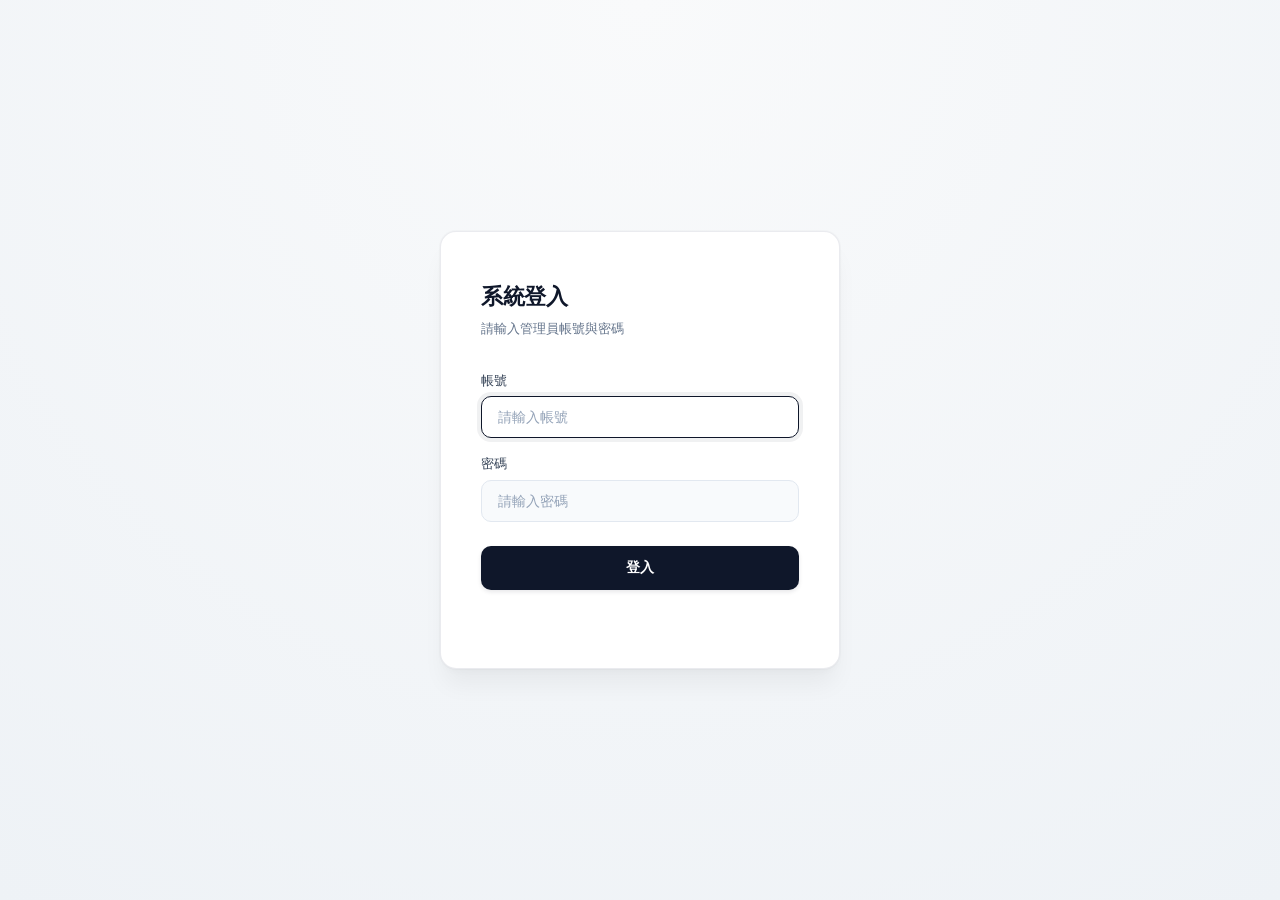
<file: manage.html>
<!doctype html>
<html lang="zh-TW">
  <head>
    <meta charset="UTF-8" />
    <meta name="viewport" content="width=device-width, initial-scale=1.0" />
    <title>管理後台 - 兵工廠管理系統</title>
    <link rel="stylesheet" href="https://jeremytseng12.github.io/2647WOSFOUNDRY/css/manage.css" />
    <link
      rel="icon"
      type="image/webp"
      href="https://jeremytseng12.github.io/2647WOSFOUNDRY/media/foundry.webp"
    />
  </head>
  <body>
    <!-- 登入驗證畫面 -->
    <div id="loginOverlay" class="login-container">
      <div class="login-card">
        <h2>系統登入</h2>
        <p class="login-subtitle">請輸入管理員帳號與密碼</p>
        <div class="form-group">
          <label>帳號</label>
          <input
            type="text"
            id="loginAccount"
            placeholder="請輸入帳號"
            autofocus
          />
        </div>
        <div class="form-group">
          <label>密碼</label>
          <input
            type="password"
            id="loginPasskey"
            placeholder="請輸入密碼"
            onkeydown="if (event.key === 'Enter') handleLogin();"
          />
        </div>
        <button class="btn-primary" onclick="handleLogin()">登入</button>
        <div id="loginError" class="error-text"></div>
      </div>
    </div>

    <!-- 主管理介面 -->
    <div id="mainApp" class="app-layout" style="display: none">
      <!-- 頂部黑色導覽列 -->
      <header class="top-navbar">
        <div class="nav-brand">兵工廠人員分配系統 3.0 - 管理後台</div>
        <div class="nav-user-info">
          <span id="userNameDisplay">使用者</span>
          <span id="userRoleBadge" class="role-tag">管理員</span>
          <button class="btn-text" onclick="handleLogout()">登出</button>
        </div>
      </header>

      <!-- 頁籤導覽 -->
      <nav class="sub-nav">
        <button class="tab-btn active" onclick="switchTab('dashboard', this)">
          系統總覽
        </button>
        <button class="tab-btn" onclick="switchTab('history', this)">歷史紀錄</button>
        <button class="tab-btn" onclick="switchTab('signup', this)">報名表單</button>
        <button class="tab-btn supreme-only" onclick="switchTab('users', this)">
          帳號管理
        </button>
        <button class="tab-btn supreme-only" onclick="switchTab('config', this)">
          系統設定
        </button>
        <a
          href="https://jeremytseng12.github.io/2647WOSFOUNDRY/"
          class="tab-link"
          target="_blank"
          >返回分配系統 ↗</a
        >
      </nav>

      <!-- 內容區域 -->
      <main class="content-container">
        <!-- 1. 系統總覽 (Dashboard) -->
        <section id="tabDashboard" class="tab-panel active">
          <h3>系統總覽</h3>
          <div class="stats-grid">
            <div class="stat-card">
              <div class="stat-title">分配紀錄總數</div>
              <div id="statTotalRecords" class="stat-value"></div>
            </div>
            <div class="stat-card">
              <div class="stat-title">系統帳號總數</div>
              <div id="statTotalUsers" class="stat-value"></div>
            </div>
            <div class="stat-card">
              <div class="stat-title">當前運作狀態</div>
              <div id="statSystemStatus" class="stat-value status-text-active">
                讀取資料中...
              </div>
            </div>
          </div>
        </section>

        <!-- 2. 歷史紀錄管理 -->
        <section id="tabHistory" class="tab-panel">
          <div class="panel-header">
            <h3>分配紀錄管理</h3>
            <button class="btn-secondary" onclick="loadHistoryData()">
              重新整理
            </button>
          </div>
          <div class="table-responsive">
            <table class="data-table">
              <thead>
                <tr>
                  <th>列號</th>
                  <th>發布時間</th>
                  <th>標題</th>
                  <th>軍團</th>
                  <th>發布者</th>
                  <th>狀態</th>
                  <th>操作</th>
                </tr>
              </thead>
              <tbody id="historyTableBody">
                <tr>
                  <td colspan="7" class="text-center">載入中...</td>
                </tr>
              </tbody>
            </table>
          </div>
        </section>

        <!-- 3. 報名表單管理 (新增分頁) -->
        <section id="tabSignup" class="tab-panel">
          <!-- 建立新場次表單 -->
          <div style="background: var(--bg-sub); border: 1px solid var(--border-color); border-radius: 6px; padding: 20px; margin-bottom: 24px;">
            <h3 style="margin-bottom: 6px;">建立新報名表單</h3>
            <p style="color: var(--text-muted); font-size: 13px; margin-bottom: 16px;">
              表單採用系統固定 6 題格式（暱稱、戰力上限 50000、軍團、出戰確定度、語音、備註），建立後報名頁將自動切換為最新場次。
            </p>
            <div style="display: grid; grid-template-columns: 1.5fr 1fr auto; gap: 12px; align-items: end;">
              <div class="form-group" style="margin-bottom: 0;">
                <label>場次標題</label>
                <input
                  type="text"
                  id="newFormTitle"
                  class="form-control"
                  placeholder="例：2026/12/06 兵工廠爭奪戰報名"
                />
              </div>
              <div class="form-group" style="margin-bottom: 0;">
                <label>報名截止日期與時間</label>
                <input
                  type="datetime-local"
                  id="newFormDeadline"
                  class="form-control"
                />
              </div>
              <button
                type="button"
                class="btn-primary"
                style="height: 41px;"
                onclick="createNewSignupForm()"
              >
                建立表單
              </button>
            </div>
          </div>

          <!-- 查看表單填寫情況與截止設定 -->
          <div class="panel-header" style="flex-wrap: wrap; gap: 12px;">
            <h3>查看表單填寫情況</h3>
            <div style="display: flex; gap: 8px; align-items: center; flex-wrap: wrap;">
              <select
                id="manageFormSelect"
                class="form-control"
                style="width: auto; min-width: 240px;"
                onchange="loadManageSignupDetails()"
              ></select>
              <button type="button" class="btn-secondary" onclick="loadManageSignupDetails()">
                重新整理
              </button>
              <button type="button" class="btn-primary" onclick="copySignupLink()">
                複製報名連結
              </button>
            </div>
          </div>

          <!-- 截止日期設定列 -->
          <div style="display: flex; flex-wrap: wrap; gap: 12px; align-items: center; background: var(--bg-sub); border: 1px solid var(--border-color); padding: 12px 16px; border-radius: 6px; margin-bottom: 16px;">
            <span style="font-weight: 600; font-size: 13px;">截止日期設定：</span>
            <input
              type="datetime-local"
              id="editFormDeadline"
              class="form-control"
              style="width: auto;"
            />
            <button type="button" class="btn-secondary" onclick="updateFormDeadline('active')">
              更新截止時間 / 開放
            </button>
            <button type="button" class="btn-danger" style="padding: 8px 14px; font-size: 13px;" onclick="updateFormDeadline('closed')">
              手動立即截止
            </button>
            <span id="manageFormStatusBadge" style="margin-left: auto; font-weight: 600; font-size: 13px;"></span>
          </div>

          <!-- 填寫統計摘要 -->
          <div id="manageSignupSummary" style="margin-bottom: 14px; font-size: 14px; color: var(--text-main);"></div>

          <!-- 填寫明細表 -->
          <div class="table-responsive">
            <table class="data-table">
              <thead>
                <tr>
                  <th>報名軍團</th>
                  <th>遊戲暱稱</th>
                  <th>戰力數值</th>
                  <th>出戰確定度</th>
                  <th>Discord 語音</th>
                  <th>備註</th>
                  <th>填寫時間</th>
                </tr>
              </thead>
              <tbody id="manageSignupTableBody">
                <tr>
                  <td colspan="7" class="text-center">載入中...</td>
                </tr>
              </tbody>
            </table>
          </div>
        </section>

        <!-- 4. 帳號管理 (最高管理員專屬) -->
        <section id="tabUsers" class="tab-panel supreme-only">
          <div class="panel-header">
            <h3>管理員名冊</h3>
            <button class="btn-primary" onclick="openUserModal()">
              新增帳號
            </button>
          </div>
          <div class="table-responsive">
            <table class="data-table">
              <thead>
                <tr>
                  <th>列號</th>
                  <th>帳號</th>
                  <th>密碼</th>
                  <th>顯示名稱</th>
                  <th>權限角色</th>
                  <th>狀態</th>
                  <th>建立時間</th>
                  <th>操作</th>
                </tr>
              </thead>
              <tbody id="usersTableBody">
                <tr>
                  <td colspan="8" class="text-center">載入中...</td>
                </tr>
              </tbody>
            </table>
          </div>
        </section>

        <!-- 5. 系統設定 (最高管理員專屬) -->
        <section id="tabConfig" class="tab-panel supreme-only">
          <h3>系統設定與公告</h3>
          <div class="config-card">
            <div class="form-group">
              <label>系統運作狀態</label>
              <select id="configSystemStatus" class="form-control">
                <option value="active">正常開放 (Active)</option>
                <option value="maintenance">系統維護中 (Maintenance)</option>
                <option value="offline">伺服器離線 (Offline)</option>
              </select>
            </div>
            <div class="form-group">
              <label>分配系統公告</label>
              <textarea
                id="configAnnouncement"
                class="form-control"
                rows="3"
                placeholder="請輸入公告內容..."
              ></textarea>
            </div>
            <button class="btn-primary" onclick="saveSystemConfig()">
              儲存設定
            </button>
          </div>
        </section>
      </main>
    </div>

    <!-- 新增帳號彈窗 -->
    <div id="userModal" class="modal-overlay" style="display: none">
      <div class="modal-card">
        <h3>新增管理員帳號</h3>
        <div class="form-group">
          <label>帳號</label>
          <input type="text" id="newAccount" class="form-control" />
        </div>
        <div class="form-group">
          <label>密碼</label>
          <input type="text" id="newPasskey" class="form-control" />
        </div>
        <div class="form-group">
          <label>顯示名稱</label>
          <input type="text" id="newDisplayName" class="form-control" />
        </div>
        <div class="form-group">
          <label>權限角色</label>
          <select id="newRole" class="form-control">
            <option value="manager">管理員</option>
            <option value="supreme">最高管理員</option>
          </select>
        </div>
        <div class="modal-actions">
          <button class="btn-secondary" onclick="closeUserModal()">取消</button>
          <button class="btn-primary" onclick="submitNewUser()">
            確認建立
          </button>
        </div>
      </div>
    </div>

    <script src="https://jeremytseng12.github.io/2647WOSFOUNDRY/js/manage.js"></script>
  </body>
</html>
</file>
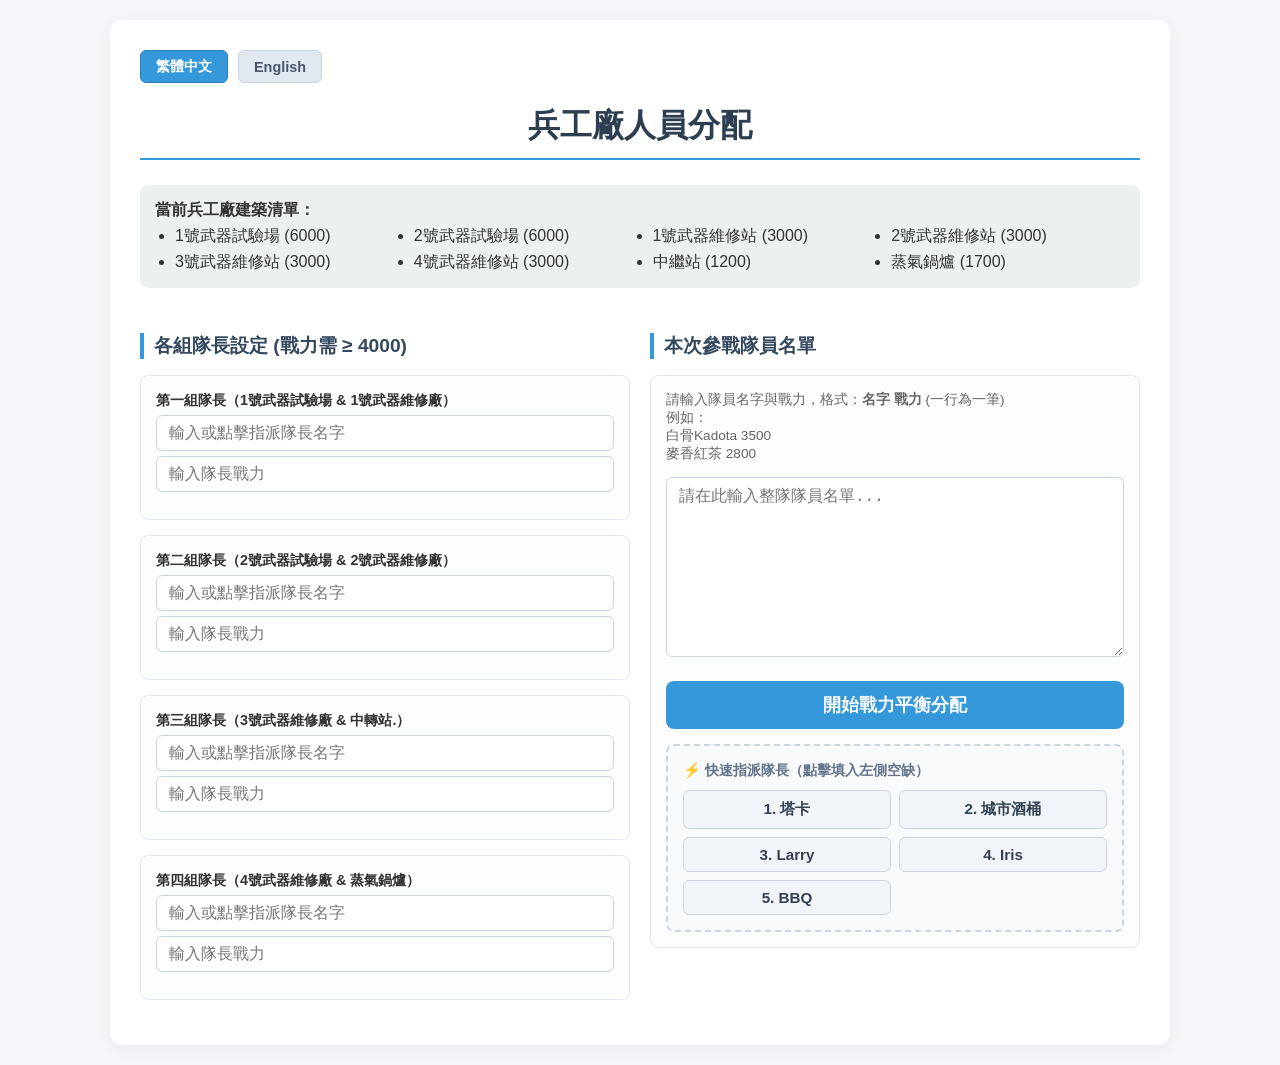
<file: old.html>
<!doctype html>
<html lang="zh-TW">
  <head>
    <meta charset="UTF-8" />
    <meta name="viewport" content="width=device-width, initial-scale=1.0" />
    <title>兵工廠人員分配</title>
    <style>
      body {
        font-family:
          "Helvetica Neue", Helvetica, Arial, "Microsoft JhengHei", sans-serif;
        background-color: #f4f6f9;
        color: #333;
        margin: 0;
        padding: 20px;
      }
      .container {
        max-width: 1000px;
        margin: 0 auto;
        background: #fff;
        padding: 30px;
        border-radius: 12px;
        box-shadow: 0 4px 15px rgba(0, 0, 0, 0.05);
      }
      .lang-switch-top {
        display: flex;
        gap: 10px;
        margin-bottom: 20px;
      }
      .btn-lang {
        background-color: #e2e8f0;
        color: #475569;
        border: 1px solid #cbd5e1;
        padding: 6px 15px;
        font-size: 0.9rem;
        font-weight: bold;
        border-radius: 6px;
        cursor: pointer;
      }
      .btn-lang.active {
        background-color: #3498db;
        color: white;
        border-color: #2980b9;
      }
      h1 {
        text-align: center;
        color: #2c3e50;
        margin-bottom: 25px;
        border-bottom: 2px solid #3498db;
        padding-bottom: 10px;
      }
      h2 {
        color: #34495e;
        font-size: 1.2rem;
        margin-top: 20px;
        border-left: 4px solid #3498db;
        padding-left: 10px;
      }
      .info-box {
        background-color: #ecf0f1;
        padding: 15px;
        border-radius: 8px;
        margin-bottom: 25px;
      }
      .info-box ul {
        margin: 5px 0 0 0;
        padding-left: 20px;
        display: grid;
        grid-template-columns: repeat(auto-fit, minmax(200px, 1fr));
        gap: 5px;
      }
      .grid-2 {
        display: grid;
        grid-template-columns: 1fr 1fr;
        gap: 20px;
      }
      @media (max-width: 768px) {
        .grid-2 {
          grid-template-columns: 1fr;
        }
      }
      .card {
        background: #fdfdfd;
        border: 1px solid #e2e8f0;
        padding: 15px;
        border-radius: 8px;
        margin-bottom: 15px;
      }
      .form-group {
        margin-bottom: 12px;
      }
      label {
        display: block;
        margin-bottom: 5px;
        font-weight: bold;
        font-size: 0.9rem;
      }
      input[type="text"],
      input[type="number"],
      textarea {
        width: 100%;
        padding: 8px 12px;
        border: 1px solid #cbd5e1;
        border-radius: 6px;
        box-sizing: border-box;
        font-size: 1rem;
      }
      textarea {
        height: 180px;
        resize: vertical;
      }
      .btn {
        display: block;
        width: 100%;
        background-color: #3498db;
        color: white;
        border: none;
        padding: 12px;
        font-size: 1.1rem;
        font-weight: bold;
        border-radius: 8px;
        cursor: pointer;
        margin-top: 20px;
        transition: background 0.2s;
      }
      .btn:hover {
        background-color: #2980b9;
      }

      .quick-assign-box {
        margin-top: 15px;
        padding: 15px;
        background-color: #f8fafc;
        border: 2px dashed #cbd5e1;
        border-radius: 8px;
      }
      .quick-assign-title {
        font-size: 0.9rem;
        font-weight: bold;
        color: #64748b;
        margin-bottom: 10px;
      }
      .quick-btn-grid {
        display: grid;
        grid-template-columns: repeat(2, 1fr);
        gap: 8px;
      }
      .btn-assign {
        background-color: #f1f5f9;
        color: #334155;
        border: 1px solid #cbd5e1;
        padding: 8px;
        font-size: 0.95rem;
        font-weight: bold;
        border-radius: 6px;
        cursor: pointer;
        transition: all 0.2s;
      }
      .btn-assign:hover {
        background-color: #e2e8f0;
        border-color: #94a3b8;
      }

      .btn-copy {
        background-color: #2ecc71;
        margin-top: 5px;
        margin-bottom: 10px;
      }
      .btn-copy:hover {
        background-color: #27ae60;
      }
      .error {
        color: #e74c3c;
        background: #fadbd8;
        padding: 10px;
        border-radius: 6px;
        margin-top: 15px;
        display: none;
        font-weight: bold;
      }
      .summary-box {
        background-color: #e8f4fd;
        border: 1px solid #bee3f8;
        padding: 15px;
        border-radius: 8px;
        margin-top: 20px;
      }
      .summary-box p {
        margin: 5px 0;
        font-size: 1rem;
      }
      .copy-textarea {
        width: 100%;
        height: 180px;
        font-family: monospace;
        background-color: #fafafa;
        margin-top: 10px;
        padding: 10px;
        border: 1px solid #cbd5e1;
        border-radius: 6px;
        font-size: 1rem;
        line-height: 1.6;
      }

      /* 建築物卡片樣式 */
      .building-grid {
        display: grid;
        grid-template-columns: repeat(auto-fit, minmax(220px, 1fr));
        gap: 15px;
        margin-top: 20px;
      }
      .building-card {
        background: #fff;
        border: 2px solid #cbd5e1;
        border-radius: 8px;
        padding: 15px;
        min-height: 150px;
        transition:
          background-color 0.2s,
          border-color 0.2s;
      }
      .b-group-0 {
        border-top: 5px solid #e67e22;
      }
      .b-group-1 {
        border-top: 5px solid #9b59b6;
      }
      .b-group-2 {
        border-top: 5px solid #1abc9c;
      }
      .b-group-3 {
        border-top: 5px solid #34495e;
      }

      .building-card.drag-over {
        background-color: #f0fdf4;
        border-color: #22c55e;
      }

      .building-title {
        font-weight: bold;
        font-size: 1rem;
        color: #1e293b;
        margin-bottom: 4px;
      }
      .building-power {
        font-size: 0.85rem;
        color: #64748b;
        margin-bottom: 12px;
        padding-bottom: 6px;
        border-bottom: 1px solid #e2e8f0;
      }
      .drop-zone {
        min-height: 80px;
      }

      /* 可拖曳人員標籤 */
      .player-tag {
        background-color: #f8fafc;
        border: 1px solid #e2e8f0;
        padding: 6px 10px;
        margin-bottom: 6px;
        border-radius: 6px;
        cursor: grab;
        display: flex;
        justify-content: space-between;
        align-items: center;
        font-size: 0.95rem;
        user-select: none;
        box-shadow: 0 1px 3px rgba(0, 0, 0, 0.02);
        transition: transform 0.1s;
      }
      .player-tag:active {
        cursor: grabbing;
        transform: scale(0.98);
      }
      .player-tag.is-leader {
        border-left: 4px solid #f1c40f;
        background-color: #fffbeb;
      }
      .tag-leader-label {
        background: #f1c40f;
        color: #333;
        font-size: 0.75rem;
        padding: 1px 4px;
        border-radius: 3px;
        font-weight: bold;
        margin-right: 5px;
      }
    </style>
  </head>
  <body>
    <div class="container">
      <div class="lang-switch-top">
        <button
          id="btnLangZht"
          class="btn-lang active"
          onclick="changeLanguage('zht')"
        >
          繁體中文
        </button>
        <button id="btnLangEn" class="btn-lang" onclick="changeLanguage('en')">
          English
        </button>
      </div>

      <h1 id="uiMainTitle">兵工廠人員分配</h1>

      <div class="info-box">
        <strong id="uiInfoTitle">當前兵工廠建築清單：</strong>
        <ul id="uiInfoList">
          <li>1號武器試驗場 (6000)</li>
          <li>2號武器試驗場 (6000)</li>
          <li>1號武器維修站 (3000)</li>
          <li>2號武器維修站 (3000)</li>
          <li>3號武器維修站 (3000)</li>
          <li>4號武器維修站 (3000)</li>
          <li>中繼站 (1200)</li>
          <li>蒸氣鍋爐 (1700)</li>
        </ul>
      </div>

      <div id="errorMessage" class="error"></div>

      <div class="grid-2">
        <div>
          <h2 id="uiLeaderTitle">各組隊長設定 (戰力需 ≥ 4000)</h2>

          <div class="card">
            <div class="form-group">
              <label id="uiLabelG0"
                >第一組隊長（1號武器試驗場 & 1號武器維修廠）</label
              >
              <input
                type="text"
                id="leaderName0"
                placeholder="輸入或點擊指派隊長名字"
              />
              <input
                type="number"
                id="leaderPower0"
                placeholder="輸入隊長戰力"
                style="margin-top: 5px"
              />
            </div>
          </div>

          <div class="card">
            <div class="form-group">
              <label id="uiLabelG1"
                >第二組隊長（2號武器試驗場 & 2號武器維修廠）</label
              >
              <input
                type="text"
                id="leaderName1"
                placeholder="輸入或點擊指派隊長名字"
              />
              <input
                type="number"
                id="leaderPower1"
                placeholder="輸入隊長戰力"
                style="margin-top: 5px"
              />
            </div>
          </div>

          <div class="card">
            <div class="form-group">
              <label id="uiLabelG2"
                >第三組隊長（3號武器維修廠 & 中轉站.）</label
              >
              <input
                type="text"
                id="leaderName2"
                placeholder="輸入或點擊指派隊長名字"
              />
              <input
                type="number"
                id="leaderPower2"
                placeholder="輸入隊長戰力"
                style="margin-top: 5px"
              />
            </div>
          </div>

          <div class="card">
            <div class="form-group">
              <label id="uiLabelG3"
                >第四組隊長（4號武器維修廠 & 蒸氣鍋爐）</label
              >
              <input
                type="text"
                id="leaderName3"
                placeholder="輸入或點擊指派隊長名字"
              />
              <input
                type="number"
                id="leaderPower3"
                placeholder="輸入隊長戰力"
                style="margin-top: 5px"
              />
            </div>
          </div>
        </div>

        <div>
          <h2 id="uiMemberTitle">本次參戰隊員名單</h2>
          <div class="card">
            <p
              id="uiMemberDesc"
              style="font-size: 0.85rem; color: #666; margin-top: 0"
            >
              請輸入隊員名字與戰力，格式：<strong>名字 戰力</strong>
              (一行為一筆)<br />
              例如：<br />白骨Kadota 3500<br />麥香紅茶 2800
            </p>
            <textarea
              id="memberInput"
              placeholder="請在此輸入整隊隊員名單..."
            ></textarea>
            <button
              id="btnDistribute"
              class="btn"
              onclick="distributeMembers()"
            >
              開始戰力平衡分配
            </button>

            <div class="quick-assign-box">
              <div id="uiQuickTitle" class="quick-assign-title">
                ⚡ 快速指派隊長（點擊填入左側空缺）
              </div>
              <div class="quick-btn-grid">
                <button class="btn-assign" onclick="quickAssignLeader('塔卡')">
                  1. 塔卡
                </button>
                <button
                  class="btn-assign"
                  onclick="quickAssignLeader('城市酒桶')"
                >
                  2. 城市酒桶
                </button>
                <button class="btn-assign" onclick="quickAssignLeader('Larry')">
                  3. Larry
                </button>
                <button class="btn-assign" onclick="quickAssignLeader('Iris')">
                  4. Iris
                </button>
                <button class="btn-assign" onclick="quickAssignLeader('BBQ')">
                  5. BBQ
                </button>
              </div>
            </div>
          </div>
        </div>
      </div>

      <div id="resultSection" style="display: none; margin-top: 30px">
        <hr
          style="border: 0; border-top: 1px solid #cbd5e1; margin-bottom: 20px"
        />

        <h2 id="uiSummaryTitle">📊 數據總計</h2>
        <div class="summary-box" id="summaryBox"></div>

        <h2 id="uiCopyTitle">📋 分配後的人員清單 (可直接複製)</h2>
        <button
          id="btnCopyText"
          class="btn btn-copy"
          onclick="copyTextOutput()"
        >
          點擊一鍵複製名單
        </button>
        <textarea id="copyTextarea" class="copy-textarea" readonly></textarea>

        <h2 id="uiTweakTitle">
          ⚡ 建築物人員微調區 (可直接滑鼠拖曳名字更換位置)
        </h2>
        <div class="building-grid" id="buildingGrid"></div>
      </div>
    </div>

    <script>
      // 語言字典檔
      const langPack = {
        zht: {
          mainTitle: "兵工廠人員分配",
          infoTitle: "當前兵工廠建築清單：",
          infoItems: [
            "1號武器試驗場 (6000)",
            "2號武器試驗場 (6000)",
            "1號武器維修站 (3000)",
            "2號武器維修站 (3000)",
            "3號武器維修站 (3000)",
            "4號武器維修站 (3000)",
            "中繼站 (1200)",
            "蒸氣鍋爐 (1700)",
          ],
          leaderTitle: "各組隊長設定 (戰力需 ≥ 4000)",
          labels: [
            "第一組隊長（1號武器試驗場 & 1號武器維修廠）",
            "第二組隊長（2號武器試驗場 & 2號武器維修廠）",
            "第三組隊長（3號武器維修廠 & 中轉站.）",
            "第四組隊長（4號武器維修廠 & 蒸氣鍋爐）",
          ],
          placeholders: {
            name: "輸入或點擊指派隊長名字",
            power: "輸入隊長戰力",
            list: "請在此輸入整隊隊員名單...",
          },
          memberTitle: "本次參戰隊員名單",
          memberDesc:
            "請輸入隊員名字與戰力，格式：<strong>名字 戰力</strong> (一行為一筆)<br>例如：<br>白骨Kadota 3500<br>麥香紅茶 2800",
          btnDistribute: "開始戰力平衡分配",
          quickTitle: "⚡ 快速指派隊長（點擊填入左側空缺）",
          summaryTitle: "📊 數據總計",
          copyTitle: "📋 分配後的人員清單 (可直接複製)",
          btnCopyText: "點擊一鍵複製名單",
          tweakTitle: "⚡ 建築物人員微調區 (可直接滑鼠拖曳名字更換位置)",
          summaryText: [
            "總參戰人數：",
            "人",
            "總體總戰力：",
            "每大組平均戰力：",
          ],
          buildingPower: "目前戰力：",
          leaderTag: "隊長",
          alertRepeat: "已經被指派為其中一組的隊長囉！",
          alertFull: "目前的 4 個組別皆已有隊長名字，無剩餘空缺。",
          alertSuccess: "名單已成功複製到剪貼簿！",
        },
        en: {
          mainTitle: "Arsenal Personnel Allocation",
          infoTitle: "Current Arsenal Buildings:",
          infoItems: [
            "Weapon Prototyping I (6000)",
            "Weapon Prototyping II (6000)",
            "Weapon Repair I (3000)",
            "Weapon Repair II (3000)",
            "Weapon Repair III (3000)",
            "Weapon Repair IV (3000)",
            "Transit Station (1200)",
            "Boiler Room (1700)",
          ],
          leaderTitle: "Leader Settings (Power ≥ 4000)",
          labels: [
            "Group 1 (Weapon Prototyping I & Weapon Repair I)",
            "Group 2 (Weapon Prototyping II & Weapon Repair II)",
            "Group 3 (Weapon Repair III & Transit Station)",
            "Group 4 (Weapon Repair IV & Boiler Room)",
          ],
          placeholders: {
            name: "Enter or click to assign leader",
            power: "Enter leader power",
            list: "Enter player roster here...",
          },
          memberTitle: "Player Roster",
          memberDesc:
            "Enter name and power, format: <strong>Name Power</strong> (one per line)<br>E.g.:<br>Kadota 3500<br>BlackTea 2800",
          btnDistribute: "Start Balance Allocation",
          quickTitle: "⚡ Quick Assign Leader (Click to fill empty slot below)",
          summaryTitle: "📊 Summary",
          copyTitle: "📋 Allocation Roster (Ready to copy)",
          btnCopyText: "Click to Copy Roster",
          tweakTitle:
            "⚡ Drag & Drop adjustment zone (Drag name tags to re-allocate)",
          summaryText: [
            "Total Players: ",
            " Players",
            "Total Power: ",
            "Average Power per Group: ",
          ],
          buildingPower: "Current Power: ",
          leaderTag: "Leader",
          alertRepeat: " has already been assigned as a leader!",
          alertFull: "All 4 groups already have leaders assigned.",
          alertSuccess: "Roster copied to clipboard successfully!",
        },
      };

      const buildingsConfig = [
        {
          id: "b0",
          nameZht: "1號武器試驗場",
          nameEn: "Weapon Prototyping I",
          gIdx: 0,
        },
        {
          id: "b1",
          nameZht: "1號武器維修廠",
          nameEn: "Weapon Repair I",
          gIdx: 0,
        },
        {
          id: "b2",
          nameZht: "2號武器試驗場",
          nameEn: "Weapon Prototyping II",
          gIdx: 1,
        },
        {
          id: "b3",
          nameZht: "2號武器維修廠",
          nameEn: "Weapon Repair II",
          gIdx: 1,
        },
        {
          id: "b4",
          nameZht: "3號武器維修廠",
          nameEn: "Weapon Repair III",
          gIdx: 2,
        },
        { id: "b5", nameZht: "中轉站.", nameEn: "Transit Station", gIdx: 2 },
        {
          id: "b6",
          nameZht: "4號武器維修廠",
          nameEn: "Weapon Repair IV",
          gIdx: 3,
        },
        { id: "b7", nameZht: "蒸氣鍋爐", nameEn: "Boiler Room", gIdx: 3 },
      ];

      let currentData = {
        totalPeople: 0,
        totalPower: 0,
        avgPower: 0,
        currentLang: "zht",
        buildings: {
          b0: [],
          b1: [],
          b2: [],
          b3: [],
          b4: [],
          b5: [],
          b6: [],
          b7: [],
        },
      };

      // 切換語言主邏輯 (更新UI)
      function changeLanguage(lang) {
        currentData.currentLang = lang;
        const p = langPack[lang];

        // 更新按鈕狀態
        if (lang === "zht") {
          document.getElementById("btnLangZht").classList.add("active");
          document.getElementById("btnLangEn").classList.remove("active");
        } else {
          document.getElementById("btnLangEn").classList.add("active");
          document.getElementById("btnLangZht").classList.remove("active");
        }

        // 刷新所有介面靜態文字
        document.getElementById("uiMainTitle").innerText = p.mainTitle;
        document.getElementById("uiInfoTitle").innerText = p.infoTitle;
        document.getElementById("uiLeaderTitle").innerText = p.leaderTitle;
        document.getElementById("uiMemberTitle").innerText = p.memberTitle;
        document.getElementById("uiMemberDesc").innerHTML = p.memberDesc;
        document.getElementById("btnDistribute").innerText = p.btnDistribute;
        document.getElementById("uiQuickTitle").innerText = p.quickTitle;

        // 建築清單
        const infoList = document.getElementById("uiInfoList");
        infoList.innerHTML = "";
        p.infoItems.forEach((item) => {
          const li = document.createElement("li");
          li.innerText = item;
          infoList.appendChild(li);
        });

        // 隊長區標籤與 Placeholder
        for (let i = 0; i < 4; i++) {
          document.getElementById(`uiLabelG${i}`).innerText = p.labels[i];
          document.getElementById(`leaderName${i}`).placeholder =
            p.placeholders.name;
          document.getElementById(`leaderPower${i}`).placeholder =
            p.placeholders.power;
        }
        document.getElementById("memberInput").placeholder =
          p.placeholders.list;

        // 結果區標頭
        if (document.getElementById("resultSection").style.display !== "none") {
          document.getElementById("uiSummaryTitle").innerText = p.summaryTitle;
          document.getElementById("uiCopyTitle").innerText = p.copyTitle;
          document.getElementById("btnCopyText").innerText = p.btnCopyText;
          document.getElementById("uiTweakTitle").innerText = p.tweakTitle;
          renderAll(); // 重新渲染動態結果區
        }
      }

      function quickAssignLeader(name) {
        const p = langPack[currentData.currentLang];
        for (let i = 0; i < 4; i++) {
          if (document.getElementById(`leaderName${i}`).value.trim() === name) {
            alert(
              currentData.currentLang === "zht"
                ? `「${name}」${p.alertRepeat}`
                : `"${name}"${p.alertRepeat}`,
            );
            return;
          }
        }
        for (let i = 0; i < 4; i++) {
          const inputField = document.getElementById(`leaderName${i}`);
          if (inputField.value.trim() === "") {
            inputField.value = name;
            return;
          }
        }
        alert(p.alertFull);
      }

      function distributeMembers() {
        const errorDiv = document.getElementById("errorMessage");
        const resultSection = document.getElementById("resultSection");

        errorDiv.style.display = "none";
        resultSection.style.display = "none";
        currentData.buildings = {
          b0: [],
          b1: [],
          b2: [],
          b3: [],
          b4: [],
          b5: [],
          b6: [],
          b7: [],
        };

        // 1. 驗證隊長
        let groups = [];
        let totalLeadersPower = 0;
        for (let i = 0; i < 4; i++) {
          const name = document.getElementById(`leaderName${i}`).value.trim();
          const power = parseInt(
            document.getElementById(`leaderPower${i}`).value,
          );

          if (!name) {
            showError(
              currentData.currentLang === "zht"
                ? `請填寫第 ${i + 1} 組的隊長名字！`
                : `Please enter the leader name for Group ${i + 1}!`,
            );
            return;
          }
          if (isNaN(power)) {
            showError(
              currentData.currentLang === "zht"
                ? `請填寫隊長「${name}」的戰力數值！`
                : `Please enter the power for leader "${name}"!`,
            );
            return;
          }
          if (power < 4000) {
            showError(
              currentData.currentLang === "zht"
                ? `錯誤：隊長「${name}」戰力低於 4000！`
                : `Error: Leader "${name}" power is below 4000!`,
            );
            return;
          }

          groups.push({
            index: i,
            leader: { name: name, power: power, isLeader: true },
            members: [],
            totalPower: power,
          });
          totalLeadersPower += power;
        }

        // 2. 解析隊員
        const txt = document.getElementById("memberInput").value;
        const lines = txt.split("\n");
        let members = [];
        let totalMembersPower = 0;

        for (let line of lines) {
          line = line.trim();
          if (!line) continue;

          const lastSpaceIdx = line.lastIndexOf(" ");
          if (lastSpaceIdx !== -1) {
            const mName = line.substring(0, lastSpaceIdx).trim();
            const mPower = parseInt(line.substring(lastSpaceIdx).trim());
            if (!isNaN(mPower)) {
              members.push({ name: mName, power: mPower, isLeader: false });
              totalMembersPower += mPower;
            }
          }
        }

        currentData.totalPeople = 4 + members.length;
        currentData.totalPower = totalLeadersPower + totalMembersPower;
        currentData.avgPower = Math.round(currentData.totalPower / 4);

        // 3. 戰力平衡分配
        members.sort((a, b) => b.power - a.power);
        for (let member of members) {
          groups.sort((a, b) => a.totalPower - b.totalPower);
          groups[0].members.push(member);
          groups[0].totalPower += member.power;
        }
        groups.sort((a, b) => a.index - b.index);

        // 4. 交錯分進 8 個建築物
        groups.forEach((g) => {
          let allPeopleInGroup = [g.leader];
          g.members.forEach((m) => allPeopleInGroup.push(m));
          const bId1 = `b${g.index * 2}`;
          const bId2 = `b${g.index * 2 + 1}`;
          allPeopleInGroup.forEach((person, idx) => {
            if (idx % 2 === 0) currentData.buildings[bId1].push(person);
            else currentData.buildings[bId2].push(person);
          });
        });

        // 補齊動態區文字
        const p = langPack[currentData.currentLang];
        document.getElementById("uiSummaryTitle").innerText = p.summaryTitle;
        document.getElementById("uiCopyTitle").innerText = p.copyTitle;
        document.getElementById("btnCopyText").innerText = p.btnCopyText;
        document.getElementById("uiTweakTitle").innerText = p.tweakTitle;

        renderAll();
        resultSection.style.display = "block";
      }

      function updateTextOutputOnly() {
        let textOutput = "";
        const isEn = currentData.currentLang === "en";
        buildingsConfig.forEach((b) => {
          const bName = isEn ? b.nameEn : b.nameZht;
          let formattedNames = currentData.buildings[b.id].map((p) => {
            if (p.isLeader) return isEn ? `${p.name} (Leader)` : `${p.name}`;
            return p.name;
          });
          textOutput += `${bName}～ ${formattedNames.join(" & ")}\n`;
        });
        document.getElementById("copyTextarea").value = textOutput.trim();
      }

      function renderAll() {
        const p = langPack[currentData.currentLang];

        // 渲染數據數據
        document.getElementById("summaryBox").innerHTML = `
            <p>▪ <strong>${p.summaryText[0]}</strong> ${currentData.totalPeople}${p.summaryText[1]}</p>
            <p>▪ <strong>${p.summaryText[2]}</strong> ${currentData.totalPower.toLocaleString()}</p>
            <p>▪ <strong>${p.summaryText[3]}</strong> ${currentData.avgPower.toLocaleString()}</p>
        `;

        // 渲染 8 個微調方塊
        const grid = document.getElementById("buildingGrid");
        grid.innerHTML = "";

        buildingsConfig.forEach((b) => {
          const card = document.createElement("div");
          card.className = `building-card b-group-${b.gIdx}`;
          card.id = b.id;

          card.addEventListener("dragover", dragOver);
          card.addEventListener("dragenter", dragEnter);
          card.addEventListener("dragleave", dragLeave);
          card.addEventListener("drop", dragDrop);

          let bPower = 0;
          currentData.buildings[b.id].forEach((p) => (bPower += p.power));

          let pTagsHtml = "";
          currentData.buildings[b.id].forEach((player, pIdx) => {
            pTagsHtml += `
                    <div class="player-tag ${player.isLeader ? "is-leader" : ""}" 
                         draggable="true" 
                         ondragstart="dragStart(event, '${b.id}', ${pIdx})">
                        <span>${player.isLeader ? `<span class="tag-leader-label">${p.leaderTag}</span>` : ""}${player.name}</span>
                        <strong>${player.power}</strong>
                    </div>
                `;
          });

          card.innerHTML = `
                <div class="building-title">${currentData.currentLang === "en" ? b.nameEn : b.nameZht}</div>
                <div class="building-power">${p.buildingPower}<strong>${bPower.toLocaleString()}</strong></div>
                <div class="drop-zone">${pTagsHtml}</div>
            `;
          grid.appendChild(card);
        });

        updateTextOutputOnly();
      }

      // --- Drag and Drop ---
      let draggedFromBuildingId = null;
      let draggedPlayerIdx = null;

      function dragStart(e, bId, pIdx) {
        draggedFromBuildingId = bId;
        draggedPlayerIdx = pIdx;
        e.dataTransfer.setData("text/plain", bId);
      }
      function dragOver(e) {
        e.preventDefault();
      }
      function dragEnter(e) {
        e.preventDefault();
        this.classList.add("drag-over");
      }
      function dragLeave() {
        this.classList.remove("drag-over");
      }
      function dragDrop() {
        this.classList.remove("drag-over");
        const targetBuildingId = this.id;
        if (draggedFromBuildingId === targetBuildingId) return;

        const movingPlayer = currentData.buildings[
          draggedFromBuildingId
        ].splice(draggedPlayerIdx, 1)[0];
        currentData.buildings[targetBuildingId].push(movingPlayer);
        renderAll();
      }

      function copyTextOutput() {
        const copyTextarea = document.getElementById("copyTextarea");
        copyTextarea.select();
        copyTextarea.setSelectionRange(0, 99999);
        navigator.clipboard.writeText(copyTextarea.value);
        alert(langPack[currentData.currentLang].alertSuccess);
      }

      function showError(msg) {
        const errorDiv = document.getElementById("errorMessage");
        errorDiv.innerText = msg;
        errorDiv.style.display = "block";
        window.scrollTo({ top: 0, behavior: "smooth" });
      }
    </script>
  </body>
</html>
</file>
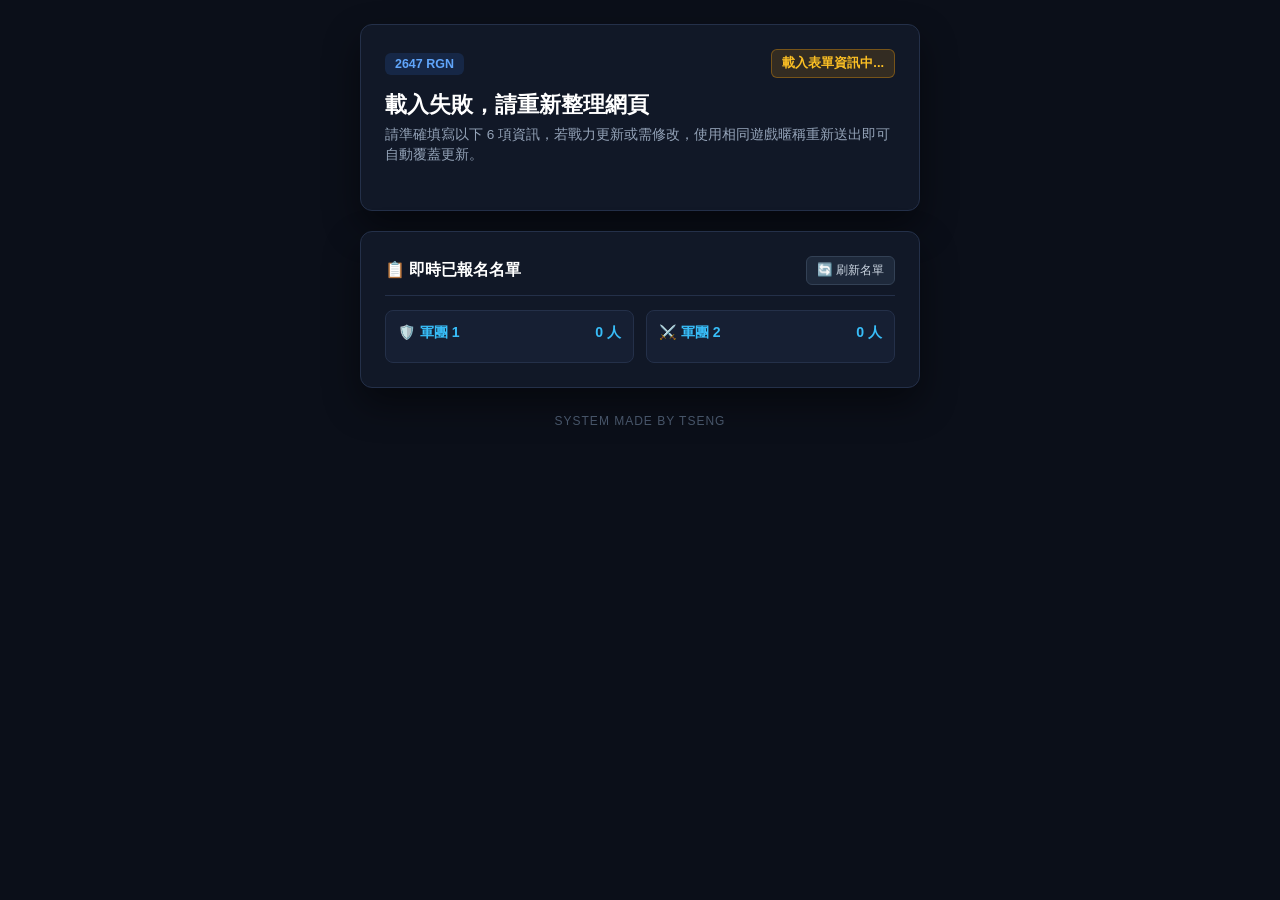
<file: signup.html>
<!doctype html>
<html lang="zh-TW">
  <head>
    <meta charset="UTF-8" />
    <meta name="viewport" content="width=device-width, initial-scale=1.0" />
    <title>2647 RGN 戰前報名系統</title>
    <link
      rel="icon"
      type="image/webp"
      href="https://jeremytseng12.github.io/2647WOSFOUNDRY/media/foundry.webp"
    />
    <style>
      :root {
        --bg-page: #0b0f19;
        --bg-surface: #111827;
        --bg-card: #161f33;
        --bg-input: #0d1322;
        --border: #243049;
        --primary: #3b82f6;
        --primary-hover: #2563eb;
        --accent: #10b981;
        --danger: #ef4444;
        --warning: #f59e0b;
        --text: #f1f5f9;
        --muted: #94a3b8;
      }
      * {
        box-sizing: border-box;
        margin: 0;
        padding: 0;
      }
      body {
        background: var(--bg-page);
        color: var(--text);
        font-family: "Noto Sans TC", "Noto Sans HK", -apple-system, BlinkMacSystemFont, sans-serif;
        min-height: 100vh;
        padding: 24px 16px;
        display: flex;
        flex-direction: column;
        align-items: center;
      }
      .wrapper {
        width: 100%;
        max-width: 560px;
        display: flex;
        flex-direction: column;
        gap: 20px;
      }
      .card {
        background: var(--bg-surface);
        border: 1px solid var(--border);
        border-radius: 12px;
        padding: 24px;
        box-shadow: 0 16px 36px rgba(0, 0, 0, 0.45);
      }
      .top-row {
        display: flex;
        justify-content: space-between;
        align-items: center;
        flex-wrap: wrap;
        gap: 8px;
        margin-bottom: 12px;
      }
      .badge {
        background: rgba(59, 130, 246, 0.15);
        color: #60a5fa;
        font-size: 0.78rem;
        font-weight: 700;
        padding: 4px 10px;
        border-radius: 6px;
      }
      .deadline-pill {
        font-size: 0.8rem;
        font-weight: 700;
        padding: 5px 10px;
        border-radius: 6px;
        background: rgba(245, 158, 11, 0.15);
        color: #fbbf24;
        border: 1px solid rgba(245, 158, 11, 0.35);
      }
      .deadline-pill.closed {
        background: rgba(239, 68, 68, 0.15);
        color: #f87171;
        border-color: rgba(239, 68, 68, 0.4);
      }
      h1 {
        font-size: 1.35rem;
        margin-bottom: 6px;
        color: #fff;
      }
      .subtitle {
        font-size: 0.85rem;
        color: var(--muted);
        margin-bottom: 20px;
        line-height: 1.5;
      }
      .field {
        margin-bottom: 15px;
      }
      label {
        display: block;
        font-size: 0.86rem;
        font-weight: 600;
        color: #cbd5e1;
        margin-bottom: 6px;
      }
      .req {
        color: #f87171;
      }
      input,
      select {
        width: 100%;
        background: var(--bg-input);
        border: 1px solid var(--border);
        color: #fff;
        padding: 10px 12px;
        border-radius: 8px;
        font-size: 0.95rem;
        font-family: inherit;
      }
      input:focus,
      select:focus {
        outline: none;
        border-color: var(--primary);
      }
      .hint {
        font-size: 0.78rem;
        color: var(--muted);
        margin-top: 5px;
      }
      .btn-submit {
        width: 100%;
        background: var(--primary);
        color: #fff;
        border: none;
        padding: 13px;
        font-size: 1rem;
        font-weight: 700;
        border-radius: 8px;
        cursor: pointer;
        margin-top: 6px;
        transition: background 0.15s;
      }
      .btn-submit:hover {
        background: var(--primary-hover);
      }
      .btn-submit:disabled {
        background: #334155;
        color: #94a3b8;
        cursor: not-allowed;
      }
      .result-box {
        display: none;
        margin-top: 16px;
        padding: 14px;
        border-radius: 8px;
        background: rgba(16, 185, 129, 0.12);
        border: 1px solid rgba(16, 185, 129, 0.4);
        color: #6ee7b7;
        font-size: 0.9rem;
        line-height: 1.5;
        text-align: center;
      }
      .closed-banner {
        display: none;
        padding: 18px;
        border-radius: 8px;
        background: rgba(239, 68, 68, 0.12);
        border: 1px solid rgba(239, 68, 68, 0.4);
        color: #fca5a5;
        text-align: center;
        font-weight: 700;
        margin-bottom: 12px;
      }

      /* 即時已報名名單看板 */
      .roster-header {
        display: flex;
        justify-content: space-between;
        align-items: center;
        margin-bottom: 14px;
        padding-bottom: 10px;
        border-bottom: 1px solid var(--border);
      }
      .roster-header h2 {
        font-size: 1rem;
        color: #fff;
      }
      .btn-refresh {
        background: #1e293b;
        color: #cbd5e1;
        border: 1px solid #334155;
        padding: 5px 10px;
        border-radius: 6px;
        font-size: 0.78rem;
        cursor: pointer;
      }
      .btn-refresh:hover {
        background: #283548;
        color: #fff;
      }
      .roster-grid {
        display: grid;
        grid-template-columns: 1fr 1fr;
        gap: 12px;
      }
      @media (max-width: 500px) {
        .roster-grid {
          grid-template-columns: 1fr;
        }
      }
      .legion-col {
        background: var(--bg-card);
        border: 1px solid var(--border);
        border-radius: 8px;
        padding: 12px;
      }
      .legion-col h3 {
        font-size: 0.88rem;
        color: #38bdf8;
        margin-bottom: 8px;
        display: flex;
        justify-content: space-between;
      }
      .player-item {
        font-size: 0.82rem;
        padding: 6px 8px;
        background: var(--bg-input);
        border-radius: 5px;
        margin-bottom: 5px;
        display: flex;
        justify-content: space-between;
        align-items: center;
      }
      .tag-sub {
        font-size: 0.7rem;
        padding: 1px 5px;
        border-radius: 4px;
        background: rgba(245, 158, 11, 0.2);
        color: #fbbf24;
        margin-left: 4px;
      }
      .tag-mic {
        font-size: 0.72rem;
        margin-left: 4px;
      }
      .footer-sign {
        text-align: center;
        font-size: 0.75rem;
        color: #475569;
        letter-spacing: 1px;
        margin-top: 6px;
      }
    </style>
  </head>
  <body>
    <div class="wrapper">
      <!-- 報名表單主卡片 -->
      <div class="card">
        <div class="top-row">
          <span class="badge">2647 RGN</span>
          <span class="deadline-pill" id="deadlineBadge">載入表單資訊中...</span>
        </div>

        <h1 id="formTitle">⏳ 載入中...</h1>
        <p class="subtitle">
          請準確填寫以下 6 項資訊，若戰力更新或需修改，使用相同遊戲暱稱重新送出即可自動覆蓋更新。
        </p>

        <div id="closedBanner" class="closed-banner">
          ⛔ 本場次報名已截止，目前僅供檢視已報名名單。
        </div>

        <form id="signupForm" onsubmit="submitSignup(event)" style="display: none;">
          <!-- 1. 遊戲暱稱 -->
          <div class="field">
            <label>1. 遊戲暱稱 <span class="req">*</span></label>
            <input type="text" id="playerName" placeholder="請輸入遊戲內完整 ID" required />
          </div>

          <!-- 2. 出戰戰力數值 (最高 50000) -->
          <div class="field">
            <label>2. 出戰戰力數值（最高 50,000） <span class="req">*</span></label>
            <input
              type="number"
              id="playerPower"
              placeholder="例：4500（上限 50000）"
              required
              min="1"
              max="50000"
            />
            <div class="hint">💡 請先在兵工廠活動投票，然後點擊投票詳情，查看你投票的選項，會顯示你的戰力，最高上限 50,000（例：4,500 萬請填 4500）</div>
          </div>

          <!-- 3. 報名軍團 -->
          <div class="field">
            <label>3. 報名軍團 <span class="req">*</span></label>
            <select id="playerLegion">
              <option value="LegionA">🛡️ 軍團 1 (Legion 1)</option>
              <option value="LegionB">⚔️ 軍團 2 (Legion 2)</option>
            </select>
          </div>

          <!-- 4. 出戰確定度 -->
          <div class="field">
            <label>4. 出戰確定度 <span class="req">*</span></label>
            <select id="playerAttendance">
              <option value="confirmed">✅ 確定準時全程參加</option>
              <option value="partial">⏰ 可參加，但可能遲到或早退</option>
              <option value="sub">🔄 不確定，可排替補</option>
            </select>
          </div>

          <!-- 5. 是否可上語音 -->
          <div class="field">
            <label>5. 是否可上語音（Discord） <span class="req">*</span></label>
            <select id="playerVoice">
              <option value="yes">🎙️ 可以（開麥或聽指揮）</option>
              <option value="no">🔇 無法語音（看頻道文字）</option>
            </select>
          </div>

          <!-- 6. 備註 -->
          <div class="field">
            <label>6. 備註（選填）</label>
            <input type="text" id="playerNote" placeholder="例：可能晚 10 分鐘進場、需提早下線..." />
          </div>

          <button type="submit" class="btn-submit" id="btnSubmit">送出報名</button>
        </form>

        <div id="resultBox" class="result-box"></div>
      </div>

      <!-- 即時已報名名單看板 -->
      <div class="card">
        <div class="roster-header">
          <h2>📋 即時已報名名單</h2>
          <button type="button" class="btn-refresh" onclick="loadActiveForm()">🔄 刷新名單</button>
        </div>
        <div class="roster-grid">
          <div class="legion-col">
            <h3><span>🛡️ 軍團 1</span> <span id="countL1">0 人</span></h3>
            <div id="listL1"></div>
          </div>
          <div class="legion-col">
            <h3><span>⚔️ 軍團 2</span> <span id="countL2">0 人</span></h3>
            <div id="listL2"></div>
          </div>
        </div>
      </div>

      <div class="footer-sign">SYSTEM MADE BY TSENG</div>
    </div>

    <script>
      const GAS_WEB_APP_URL =
        "https://script.google.com/macros/s/AKfycbzAZhQTvjH1XqBRCIgYFaeJAz7arbC5GNsxXyxNAx0oYslzFn9zLJDm4r1gHvZG_Y_3/exec";

      let currentFormId = "";

      window.addEventListener("load", loadActiveForm);

      async function loadActiveForm() {
        const urlParams = new URLSearchParams(window.location.search);
        const queryFormId = urlParams.get("formId") || "";

        try {
          const res = await fetch(
            `${GAS_WEB_APP_URL}?action=getSignupData&formId=${encodeURIComponent(queryFormId)}&t=${Date.now()}`
          );
          const data = await res.json();

          if (!data.activeForm) {
            document.getElementById("formTitle").innerText = "目前尚無開放中的報名表單";
            document.getElementById("deadlineBadge").innerText = "未開放";
            document.getElementById("deadlineBadge").classList.add("closed");
            document.getElementById("signupForm").style.display = "none";
            return;
          }

          const form = data.activeForm;
          currentFormId = form.formId;
          document.getElementById("formTitle").innerText = form.title;

          const formattedDeadline = form.deadline.replace("T", " ");
          const deadlineMs = new Date(form.deadline).getTime();
          const isExpired =
            form.status === "closed" || (!isNaN(deadlineMs) && Date.now() > deadlineMs);

          const badge = document.getElementById("deadlineBadge");
          if (isExpired) {
            badge.innerText = `⛔ 已截止 (${formattedDeadline})`;
            badge.classList.add("closed");
            document.getElementById("closedBanner").style.display = "block";
            document.getElementById("signupForm").style.display = "none";
          } else {
            badge.innerText = `⏰ 截止：${formattedDeadline}`;
            badge.classList.remove("closed");
            document.getElementById("closedBanner").style.display = "none";
            document.getElementById("signupForm").style.display = "block";
          }

          renderLiveRoster(data.responses || []);
        } catch (err) {
          document.getElementById("formTitle").innerText = "載入失敗，請重新整理網頁";
        }
      }

      function renderLiveRoster(list) {
        const l1 = list
          .filter((i) => i.legion === "LegionA")
          .sort((a, b) => b.power - a.power);
        const l2 = list
          .filter((i) => i.legion === "LegionB")
          .sort((a, b) => b.power - a.power);

        document.getElementById("countL1").innerText = `${l1.length} 人`;
        document.getElementById("countL2").innerText = `${l2.length} 人`;

        const buildHtml = (arr) => {
          if (arr.length === 0) {
            return `<div style="color:#64748b; font-size:0.8rem; text-align:center; padding:12px 0;">尚無人報名</div>`;
          }
          return arr
            .map((p) => {
              const subTag =
                p.attendance === "sub"
                  ? `<span class="tag-sub">替補</span>`
                  : p.attendance === "partial"
                    ? `<span class="tag-sub">晚到/早退</span>`
                    : "";
              const micIcon =
                p.voice === "yes" ? `<span class="tag-mic" title="可語音">🎙️</span>` : "";
              return `
                <div class="player-item">
                  <span>${p.playerName}${subTag}${micIcon}</span>
                  <strong style="color:#34d399;">${p.power}</strong>
                </div>
              `;
            })
            .join("");
        };

        document.getElementById("listL1").innerHTML = buildHtml(l1);
        document.getElementById("listL2").innerHTML = buildHtml(l2);
      }

      async function submitSignup(e) {
        e.preventDefault();
        const powerVal = parseInt(document.getElementById("playerPower").value);
        if (isNaN(powerVal) || powerVal <= 0 || powerVal > 50000) {
          alert("⚠️ 戰力數值必須填寫 1 ～ 50,000 之間的數字！");
          return;
        }

        const btn = document.getElementById("btnSubmit");
        const resBox = document.getElementById("resultBox");
        btn.disabled = true;
        btn.innerText = "⏳ 送出中...";
        resBox.style.display = "none";

        const payload = {
          action: "submitSignup",
          formId: currentFormId,
          playerName: document.getElementById("playerName").value.trim(),
          power: powerVal,
          legion: document.getElementById("playerLegion").value,
          attendance: document.getElementById("playerAttendance").value,
          voice: document.getElementById("playerVoice").value,
          note: document.getElementById("playerNote").value.trim()
        };

        try {
          const res = await fetch(GAS_WEB_APP_URL, {
            method: "POST",
            body: JSON.stringify(payload)
          });
          const data = await res.json();
          btn.disabled = false;
          btn.innerText = "送出報名";

          if (data.status === "success") {
            resBox.innerHTML = `✅ <strong>${data.message}</strong><br>已同步更新至下方即時報名名單！`;
            resBox.style.display = "block";
            loadActiveForm();
          } else {
            alert(data.message || "送出失敗！");
            loadActiveForm();
          }
        } catch (err) {
          btn.disabled = false;
          btn.innerText = "送出報名";
          alert("網路連線異常，請再試一次！");
        }
      }
    </script>
  </body>
</html>
</file>
